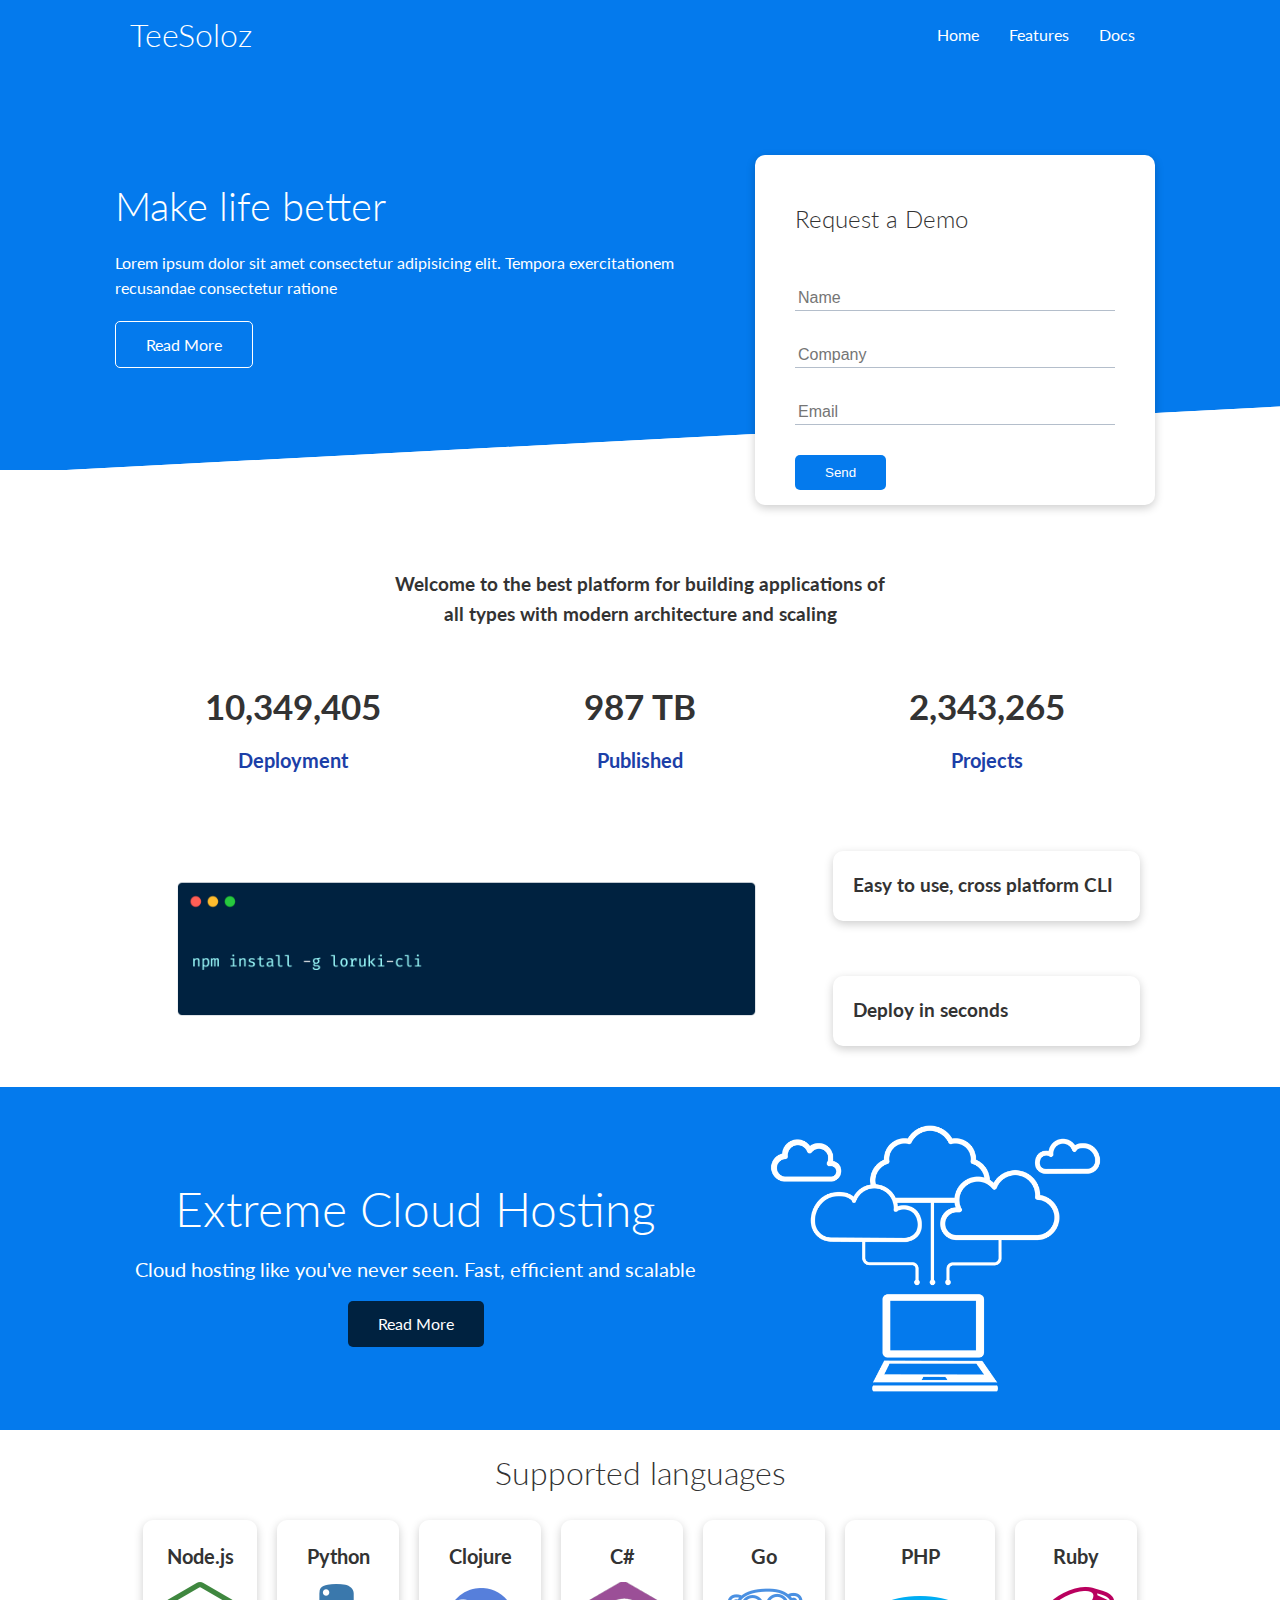
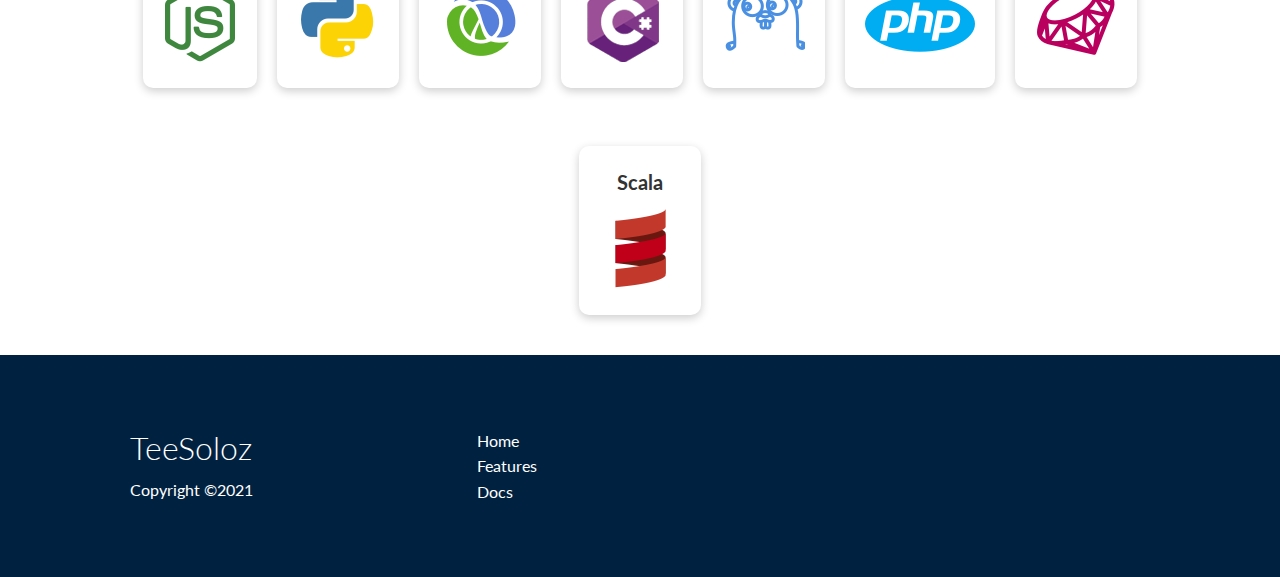
<file: index.html>
<!DOCTYPE html>
<html lang="en">

<head>
    <meta charset="UTF-8">
    <meta http-equiv="X-UA-Compatible" content="IE=edge">
    <link rel="stylesheet" href="https://cdnjs.cloudflare.com/ajax/libs/font-awesome/5.15.3/css/all.min.css"
        integrity="sha512-iBBXm8fW90+nuLcSKlbmrPcLa0OT92xO1BIsZ+ywDWZCvqsWgccV3gFoRBv0z+8dLJgyAHIhR35VZc2oM/gI1w=="
        crossorigin="anonymous" />
    <meta name="viewport" content="width=device-width, initial-scale=1.0">
    <title>My first Responsive website</title>
    <link rel="stylesheet" href="utilities.css">
    <link rel="stylesheet" href="index.css">
</head>

<body>
    <!-- Navbar -->
    <div class="navbar">
        <div class="container flex">
            <h1 class="logo">TeeSoloz</h1>
            <nav>
                <ul>
                    <li><a href="index.html">Home</a></li>
                    <li><a href="features.html">Features</a></li>
                    <li><a href="docs.html">Docs</a></li>
                </ul>
            </nav>
        </div>
    </div>
    <!-- Showcase -->
    <section class="showcase">
        <div class="container grid">
            <div class="showcase-text">
                <h1>Make life better</h1>
                <p>Lorem ipsum dolor sit amet consectetur adipisicing elit. Tempora exercitationem recusandae
                    consectetur ratione</p>
                <a href="features.html" class="btn btn-outline">Read More</a>

            </div>
            <div class="showcase-form card">
                <h2>Request a Demo</h2>
                <form name="contact" method="POST" netlify-honeypot="bot-field" data-netlify="true">
                    <input type="hidden" name="form-name" value="contact">
                    <p class="hidden">
                        <label>Don’t fill this out if you’re human: <input name="bot-field" /></label>
                      </p>
                    <div class="form-control">
                        <input type="text" name="name" placeholder="Name" required>
                    </div>
                    <div class="form-control">
                        <input type="text" name="company" placeholder="Company" required>
                    </div>
                    <div class="form-control">
                        <input type="email" name="email" placeholder="Email" required>
                    </div>
                    <input type="submit" value="Send" class="btn btn-primary">
                </form>
            </div>
        </div>
    </section>
    <!-- Stats -->
    <section class="stats">
        <div class="container">
            <h3 class="stats-heading text-center my-1">
                Welcome to the best platform for building applications of all types with modern architecture and scaling
            </h3>
            <div class="grid grid-3 text-center my-4">
                <div>
                    <i class="fas fa-server fa-3x"></i>
                    <h3>10,349,405</h3>
                    <p class="text-secondary">Deployment</p>
                </div>
                <div>
                    <i class="fas fa-upload fa-3x"></i>
                    <h3>987 TB</h3>
                    <p class="text-secondary">Published</p>
                </div>
                <div>
                    <i class="fas fa-project-diagram fa-3x"></i>
                    <h3>2,343,265</h3>
                    <p class="text-secondary">Projects</p>
                </div>
            </div>
        </div>
    </section>

    <!-- Cli -->
    <section class="cli">
        <div class="container grid">
            <img src="images\cli.png" alt="">
            <div class="card">
                <h3>Easy to use, cross platform CLI</h3>
            </div>
            <div class="card">
                <h3>Deploy in seconds</h3>
            </div>
        </div>
    </section>

    <!-- Cloud -->
    <section class="cloud bg-primary my-2 py-2">
        <div class="container grid">
            <div class="text-center">
                <h2 class="lg">Extreme Cloud Hosting</h2>
                <p class="lead my-1">Cloud hosting like you've never seen.
                    Fast, efficient and scalable
                </p>
                <a href="features.html" class="btn btn-dark">Read More</a>
            </div>

            <img src="images\cloud.png" alt="">
        </div>
    </section>

    <!-- Languages -->
    <section class="languages">
        <h2 class="md text-center my2">
            Supported languages
        </h2>
        <div class="container flex">
            <div class="card">
                <h4>Node.js</h4>
                <img src="images/logos/node.png" alt="">
            </div>
            <div class="card">
                <h4>Python</h4>
                <img src="images/logos/python.png" alt="">
            </div>
            <div class="card">
                <h4>Clojure</h4>
                <img src="images/logos/clojure.png" alt="">
            </div>
            <div class="card">
                <h4>C#</h4>
                <img src="images/logos/csharp.png" alt="">
            </div>
            <div class="card">
                <h4>Go</h4>
                <img src="images/logos/go.png" alt="">
            </div>
            <div class="card">
                <h4>PHP</h4>
                <img src="images/logos/php.png" alt="">
            </div>
            <div class="card">
                <h4>Ruby</h4>
                <img src="images/logos/ruby.png" alt="">
            </div>
            <div class="card">
                <h4>Scala</h4>
                <img src="images/logos/scala.png" alt="">
            </div>
        </div>
    </section>

    <!-- Footer -->
    <footer class="footer bg-dark py-5">
        <div class="container grid grid-3">
            <div>
                <h1>TeeSoloz</h1>
                <p>Copyright &copy;2021</p>
            </div>
            <nav>
                <ul>
                    <li><a href="index.html">Home</a></li>
                    <li><a href="features.html">Features</a></li>
                    <li><a href="docs.html">Docs</a></li>
                </ul>
            </nav>
            <div class="social">
                <a href="#"><i class="fab fa-github fa-2x"></i></a>
                <a href="#"><i class="fab fa-facebook fa-2x"></i></a>
                <a href="#"><i class="fab fa-instagram fa-2x"></i></a>
                <a href="#"><i class="fab fa-twitter fa-2x"></i></a>
            </div>
        </div>
    </footer>
</body>

</html>
</file>
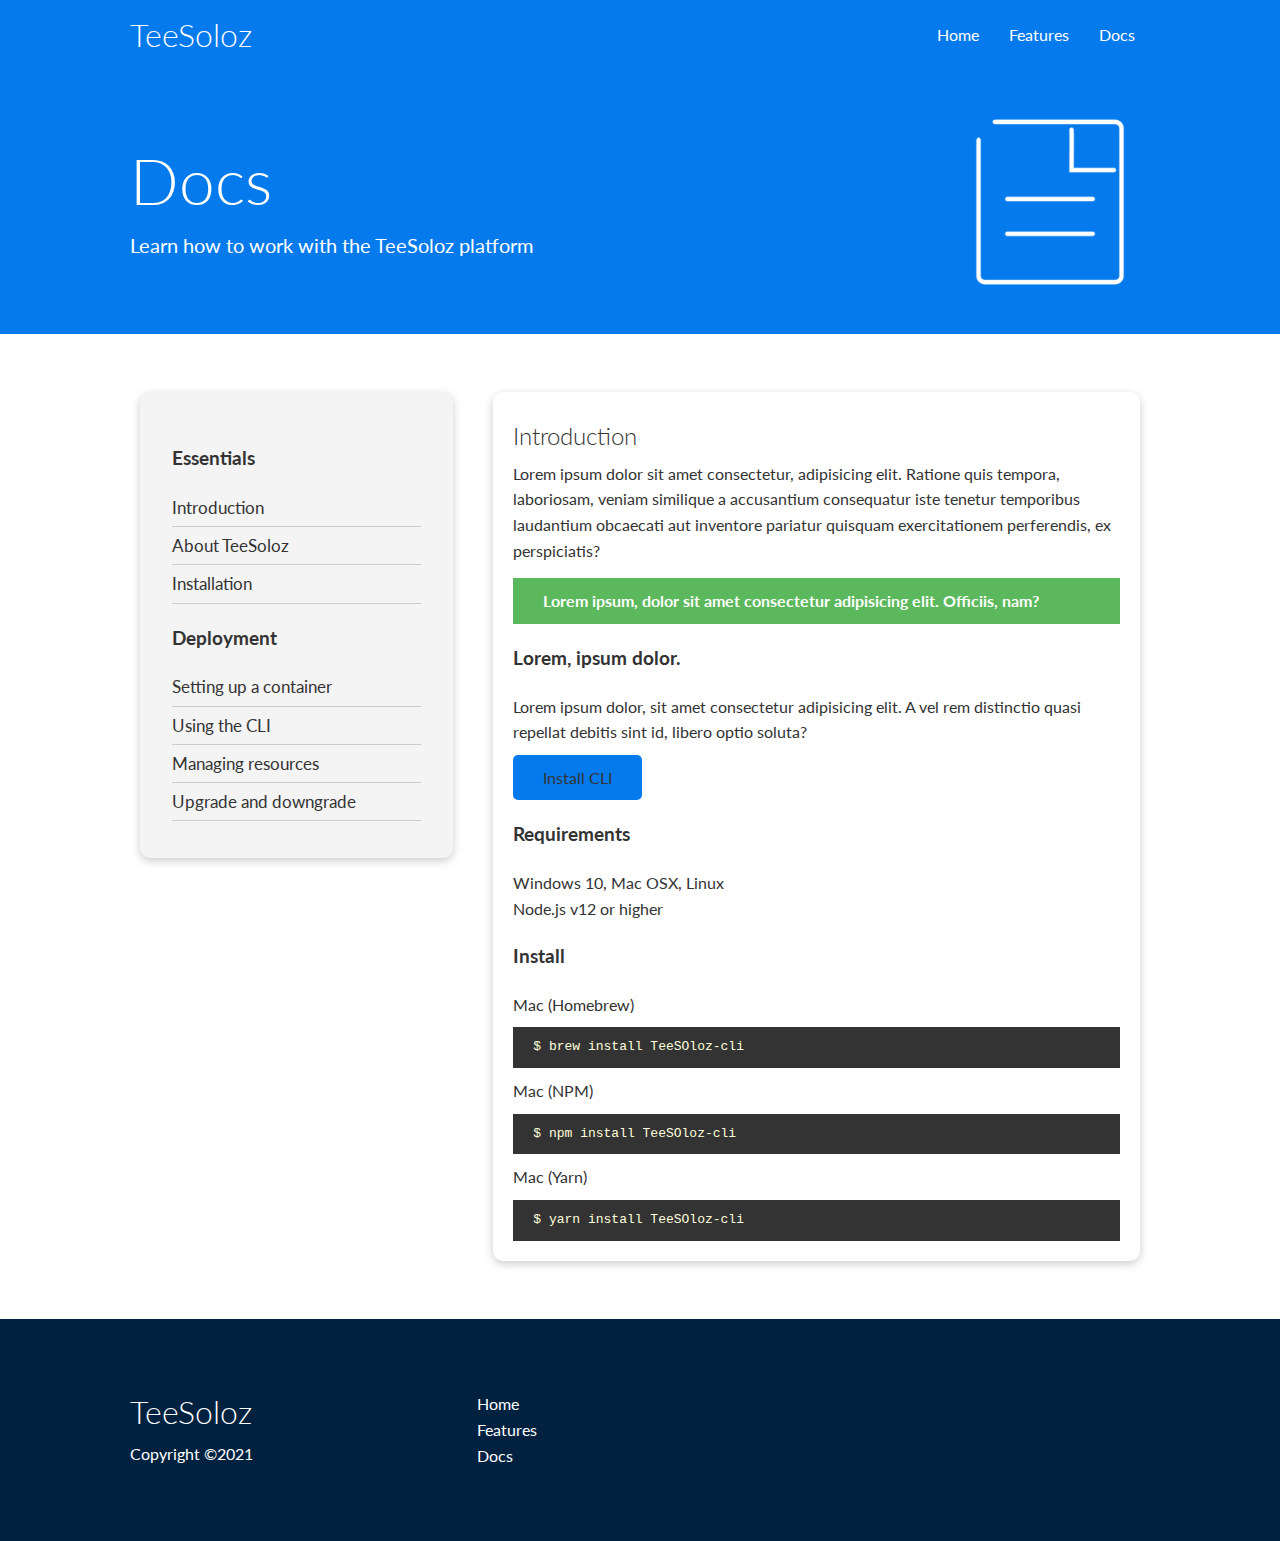
<file: docs.html>
<!DOCTYPE html>
<html lang="en">

<head>
    <meta charset="UTF-8">
    <meta http-equiv="X-UA-Compatible" content="IE=edge">
    <link rel="stylesheet" href="https://cdnjs.cloudflare.com/ajax/libs/font-awesome/5.15.3/css/all.min.css"
        integrity="sha512-iBBXm8fW90+nuLcSKlbmrPcLa0OT92xO1BIsZ+ywDWZCvqsWgccV3gFoRBv0z+8dLJgyAHIhR35VZc2oM/gI1w=="
        crossorigin="anonymous" />
    <meta name="viewport" content="width=device-width, initial-scale=1.0">
    <title>My first Responsive website</title>
    
    <link rel="stylesheet" href="utilities.css">
    <link rel="stylesheet" href="index.css">
    
</head>

<body>
    <!-- Navbar -->
    <div class="navbar">
        <div class="container flex">
            <h1 class="logo">TeeSoloz</h1>
            <nav>
                <ul>
                    <li><a href="index.html">Home</a></li>
                    <li><a href="features.html">Features</a></li>
                    <li><a href="docs.html">Docs</a></li>
                </ul>
            </nav>
        </div>
    </div>
    <!-- Head -->
    <section class="docs-head bg-primary py-3">
        <div class="container grid">
            <div>
                <h1 class="xl">Docs</h1>
                <p class="lead">Learn how to work with
                    the TeeSoloz platform</p>
            </div>
            <img src="images/docs.png" alt="">
        </div>
    </section>

    <!-- Docs main -->
    <section class="docs-main my-4">
        <div class="container grid">
            <div class="card bg-light p-3">
                <h3 class="my-2">Essentials</h3>
                <nav>
                    <ul>
                        <li><a class="text-primary" href="#">Introduction</a></li>
                        <li><a href="#">About TeeSoloz</a></li>
                        <li><a href="#">Installation</a></li>
                    </ul>
                </nav>
                <h3 class="my-2">Deployment</h3>
                <nav>
                    <ul>
                        <li><a href="#">Setting up a container</a></li>
                        <li><a href="#">Using the CLI</a></li>
                        <li><a href="#">Managing resources</a></li>
                        <li><a href="#">Upgrade and downgrade</a></li>
                    </ul>
                </nav>
            </div>

            <div class="card">
                <h2>Introduction</h2>

                <p>Lorem ipsum dolor sit amet consectetur, adipisicing elit. Ratione quis tempora, laboriosam, veniam
                    similique a accusantium consequatur iste tenetur temporibus laudantium obcaecati aut inventore
                    pariatur quisquam exercitationem perferendis, ex perspiciatis?
                </p>

                <div class="alert alert-success">
                    <i class="fas fa-info"></i>Lorem ipsum, dolor sit
                    amet consectetur adipisicing elit. Officiis, nam?
                </div>

                <h3>Lorem, ipsum dolor.</h3>

                <p>Lorem ipsum dolor, sit amet consectetur adipisicing elit. A vel rem distinctio
                    quasi repellat debitis sint id, libero optio soluta?
                </p>

                <a href="#" class="btn btn-primary">Install CLI
                </a>

                <h3>Requirements</h3>
                <ul>
                    <li>Windows 10, Mac OSX, Linux</li>
                    <li>Node.js v12 or higher</li>
                </ul>

                <h3>Install</h3>

                <p>Mac (Homebrew)</p>
                <pre><code>$ brew install TeeSOloz-cli</code></pre>
                <p>Mac (NPM)</p>
                <pre><code>$ npm install TeeSOloz-cli</code></pre>
                <p>Mac (Yarn)</p>
                <pre><code>$ yarn install TeeSOloz-cli</code></pre>

            </div>
        </div>
    </section>

    <!-- Footer -->
    <footer class="footer bg-dark py-5">
        <div class="container grid grid-3">
            <div>
                <h1>TeeSoloz</h1>
                <p>Copyright &copy;2021</p>
            </div>
            <nav>
                <ul>
                    <li><a href="index.html">Home</a></li>
                    <li><a href="features.html">Features</a></li>
                    <li><a href="docs.html">Docs</a></li>
                </ul>
            </nav>
            <div class="social">
                <a href="#"><i class="fab fa-github fa-2x"></i></a>
                <a href="#"><i class="fab fa-facebook fa-2x"></i></a>
                <a href="#"><i class="fab fa-instagram fa-2x"></i></a>
                <a href="#"><i class="fab fa-twitter fa-2x"></i></a>
            </div>
        </div>
    </footer>
</body>

</html>
</file>
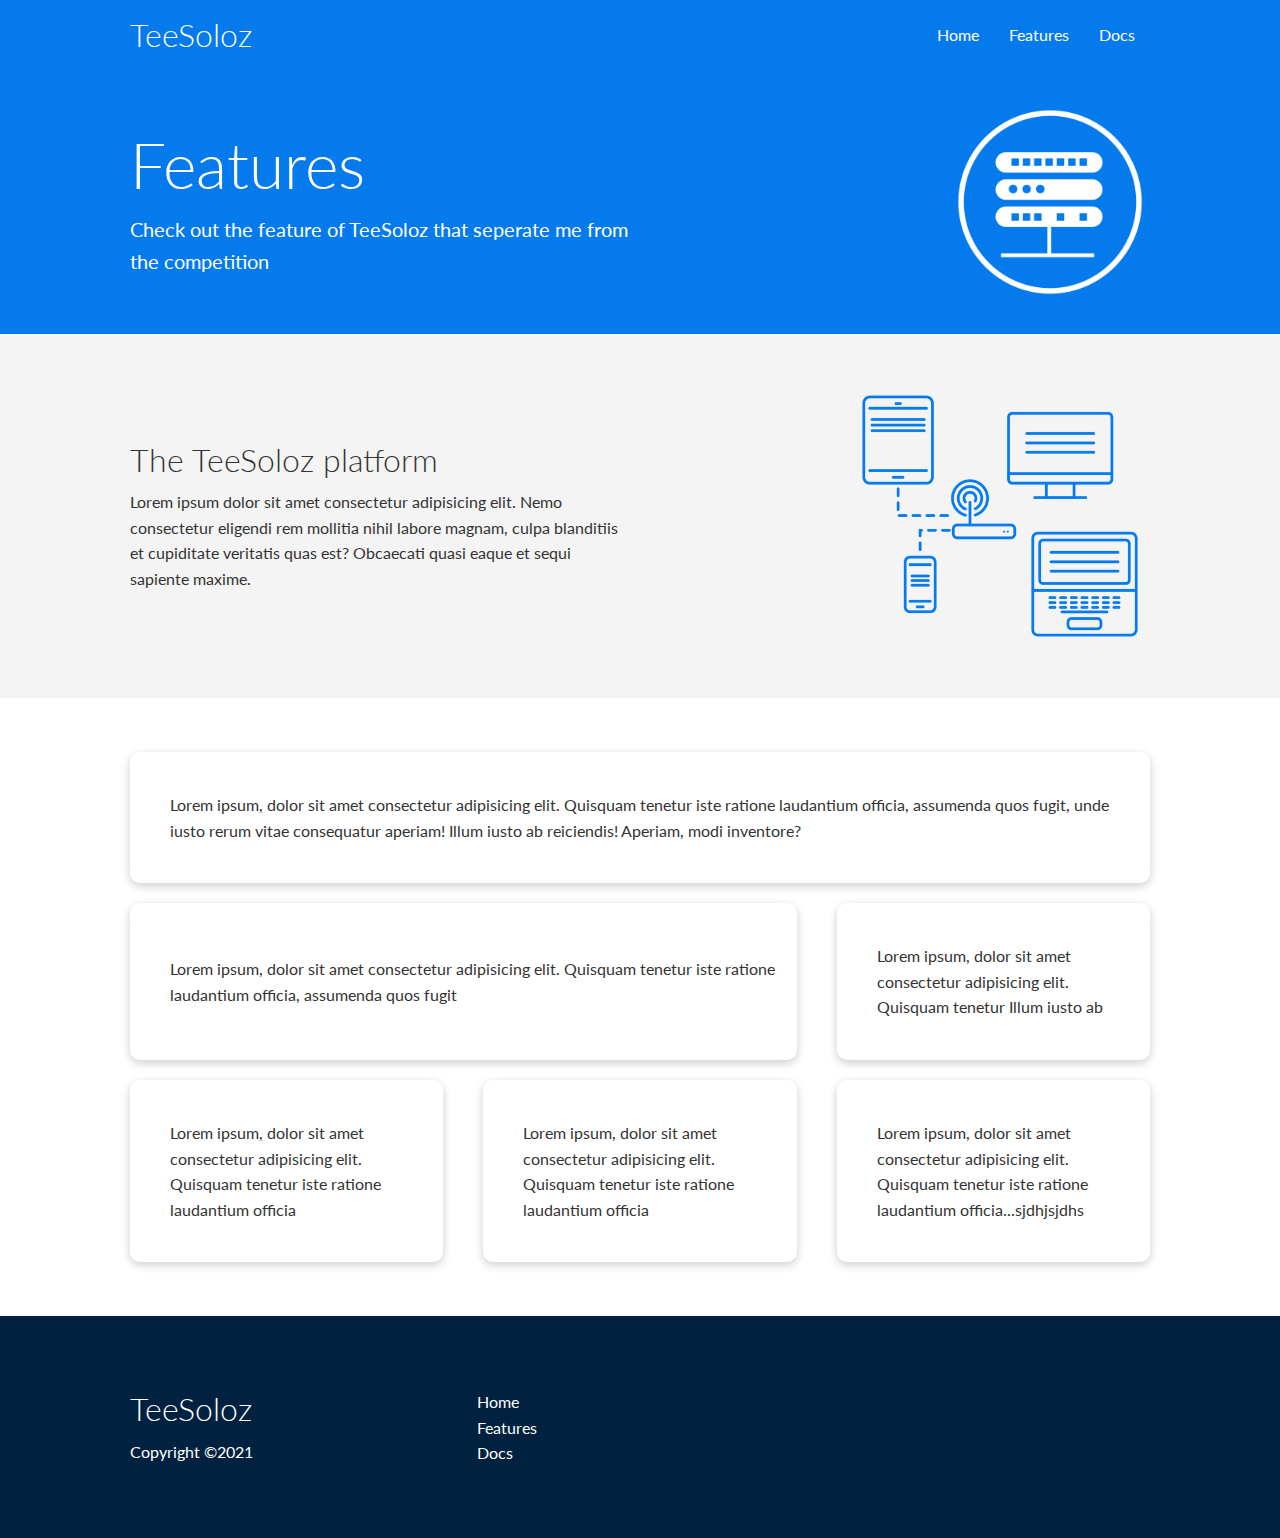
<file: features.html>
<!DOCTYPE html>
<html lang="en">

<head>
    <meta charset="UTF-8">
    <meta http-equiv="X-UA-Compatible" content="IE=edge">
    <link rel="stylesheet" href="https://cdnjs.cloudflare.com/ajax/libs/font-awesome/5.15.3/css/all.min.css"
        integrity="sha512-iBBXm8fW90+nuLcSKlbmrPcLa0OT92xO1BIsZ+ywDWZCvqsWgccV3gFoRBv0z+8dLJgyAHIhR35VZc2oM/gI1w=="
        crossorigin="anonymous" />
    <meta name="viewport" content="width=device-width, initial-scale=1.0">
    <title>My first Responsive website</title>
    <link rel="stylesheet" href="utilities.css">
    <link rel="stylesheet" href="index.css">
</head>

<body>
    <!-- Navbar -->
    <div class="navbar">
        <div class="container flex">
            <h1 class="logo">TeeSoloz</h1>
            <nav>
                <ul>
                    <li><a href="index.html">Home</a></li>
                    <li><a href="features.html">Features</a></li>
                    <li><a href="docs.html">Docs</a></li>
                </ul>
            </nav>
        </div>
    </div>
    <!-- Head -->
    <section class="features-head bg-primary py-3">
        <div class="container grid">
            <div>
                <h1 class="xl">Features</h1>
                <p class="lead">Check out the feature of TeeSoloz that
                    seperate me from the competition</p>
            </div>
            <img src="images/server.png" alt="">
        </div>
    </section>

    <!-- Sub head -->
    <section class="features-sub-head bg-light py-3">
        <div class="container grid">
            <div>
                <h1 class="md">The TeeSoloz platform</h1>
                <p>Lorem ipsum dolor sit amet consectetur adipisicing elit. Nemo consectetur eligendi rem
                    mollitia nihil labore magnam, culpa blanditiis et cupiditate veritatis quas est? Obcaecati quasi
                    eaque et sequi sapiente maxime.</p>
            </div>
            <img src="images/server2.png" alt="">
        </div>
    </section>
    <!--Features Main  -->
    <section class="features-main my-2">
        <div class="container grid grid-3">
            <div class="card flex">
                <i class="fas fa-server fa-3x"></i>
                <p>Lorem ipsum, dolor sit amet consectetur adipisicing elit. Quisquam tenetur iste ratione laudantium
                    officia, assumenda quos fugit, unde iusto rerum vitae consequatur aperiam! Illum iusto ab
                    reiciendis! Aperiam, modi inventore?</p>
            </div>

            <div class="card flex second">
                <i class="fas fa-database fa-3x"></i>
                <p>Lorem ipsum, dolor sit amet consectetur adipisicing elit. Quisquam tenetur iste ratione laudantium
                    officia, assumenda quos fugit</p>
            </div>

            <div class="card flex">
                <i class="fas fa-power-off fa-3x"></i>
                <p>Lorem ipsum, dolor sit amet consectetur adipisicing elit. Quisquam tenetur Illum iusto ab
                    </p>
            </div>

            <div class="card flex">
                <i class="fas fa-laptop-code fa-3x"></i>
                <p>Lorem ipsum, dolor sit amet consectetur adipisicing elit. Quisquam tenetur iste ratione laudantium
                    officia</p>
            </div>

            <div class="card flex">
                <i class="fas fa-upload fa-3x"></i>
                <p>Lorem ipsum, dolor sit amet consectetur adipisicing elit. Quisquam tenetur iste ratione laudantium
                    officia</p>
            </div>

            <div class="card flex">
                <i class="fas fa-gift fa-3x"></i>
                <p>Lorem ipsum, dolor sit amet consectetur adipisicing elit. Quisquam tenetur iste ratione laudantium
                    officia...sjdhjsjdhs</p>
            </div>

        </div>
    </section>
    <!-- Footer -->
    <footer class="footer bg-dark py-5">
        <div class="container grid grid-3">
            <div>
                <h1>TeeSoloz</h1>
                <p>Copyright &copy;2021</p>
            </div>
            <nav>
                <ul>
                    <li><a href="index.html">Home</a></li>
                    <li><a href="features.html">Features</a></li>
                    <li><a href="docs.html">Docs</a></li>
                </ul>
            </nav>
            <div class="social">
                <a href="#"><i class="fab fa-github fa-2x"></i></a>
                <a href="#"><i class="fab fa-facebook fa-2x"></i></a>
                <a href="#"><i class="fab fa-instagram fa-2x"></i></a>
                <a href="#"><i class="fab fa-twitter fa-2x"></i></a>
            </div>
        </div>
    </footer>
</body>

</html>
</file>
<file: utilities.css>
/* Utilities-- They are used all around the website */

.container {
    max-width: 1100px;
    margin: 0 auto;
    overflow: auto;
    padding: 0 40px;
}

.card {
    background-color: white;
    color: #333;
    border-radius: 10px;
    box-shadow: 0 3px 10px rgba(0, 0, 0, 0.2);
    padding: 20px;
    margin: 10px;
}

.btn {
    display: inline-block;
    padding: 10px 30px;
    cursor: pointer;
    background: var(--primary-color);
    color: white;
    border: none;
    border-radius: 5px;
}

.btn-outline {
    background-color: transparent;
    border: 1px white solid;
}

.btn:hover {
    transform: scale(0.98);
}

/* Backgrounds and Colored buttons */

.bg-primary, .btn-primary {
    background-color: var(--primary-color);
    color: white;
}

.bg-secondary, .btn-secondary {
    background-color: var(--secondary-color);
    color: white;
}

.bg-dark, .btn-dark {
    background-color: var(--dark-color);
    color: white;
}

.bg-light, .btn-light {
    background-color: var(--light-color);
    color: #333;
}

.bg-primary a, .btn-primary a, .bg-secondary a, .btn-secondary a, .bg-dark a, .btn-dark a, .bg-light a, .btn-light a {
    color: white;
}

/* Text colors */

.text-primary {
    color: var(--primary-color);
}

.text-secondary {
    color: var(--secondary-color);
}

.text-dark {
    color: var(--dark-color);
}

.text-light {
    color: var(--light-color);
}

/* Text Sizes */

.lead {
    font-size: 20px;
}

.sm {
    font-size: 1rem;
}

.md {
    font-size: 2rem;
}

.lg {
    font-size: 3rem;
}

.xl {
    font-size: 4rem;
}

.text-center {
    text-align: center;
}

/* Alert */

.alert {
    background-color: var(--light-color);
    padding: 10px 20px;
    font-weight: bold;
    margin: 15px 0;
}

.alert i {
    margin-right: 10px;
}

.alert-success {
    background-color: var(--success-color);
    color: #fff;
}

.alert-error {
    background-color: var(--error-color);
    color: #fff;
}

.flex {
    display: flex;
    justify-content: center;
    align-items: center;
    height: 100%;
}

.grid {
    display: grid;
    grid-template-columns: repeat(2, 1fr);
    gap: 20px;
    justify-content: center;
    align-items: center;
    height: 100%;
}

.grid-3 {
    grid-template-columns: repeat(3, 1fr);
}

/* Margins */

.my-1 {
    margin: 1rem 0;
}

.my-2 {
    margin: 1.5rem 0;
}

.my-3 {
    margin: 2rem 0;
}

.my-4 {
    margin: 3rem 0;
}

.my-5 {
    margin: 4rem 0;
}

.m-1 {
    margin: 1rem;
}

.m-2 {
    margin: 1.5rem;
}

.m-3 {
    margin: 2rem;
}

.m-4 {
    margin: 3rem;
}

.m-5 {
    margin: 4rem;
}

/* Padding */

.py-1 {
    padding: 1rem 0;
}

.py-2 {
    padding: 1.5rem 0;
}

.py-3 {
    padding: 2rem 0;
}

.py-4 {
    padding: 3rem 0;
}

.py-5 {
    padding: 4rem 0;
}

.p-1 {
    padding: 1rem;
}

.p-2 {
    padding: 1.5rem;
}

.p-3 {
    padding: 2rem;
}

.p-4 {
    padding: 3rem;
}

.p-5 {
    padding: 4rem;
}
</file>
<file: index.css>
@import url('https://fonts.googleapis.com/css2?family=Lato:wght@300&display=swap');
:root {
    --primary-color: #047aed;
    --secondary-color: #1c3fa8;
    --dark-color: #002240;
    --light-color: #f4f4f4;
    --success-color: #5cb85c;
    --error-color: #d9534f;
}

* {
    box-sizing: border-box;
    margin: 0;
    padding: 0;
}

body {
    font-family: 'Lato', sans-serif;
    color: #333;
    line-height: 1.6;
}

ul {
    list-style-type: none;
}

a {
    text-decoration: none;
    color: #333;
}

h1, h2 {
    font-weight: 300;
    line-height: 1.2;
    margin: 10px 0;
}

p {
    margin: 10px 0;
}

img {
    width: 100%;
}

code, pre {
    background: #333;
    color: #ffd;
    padding: 10px;
}

.hidden{
    visibility: hidden;
    height: 0;
}

/* Navbar */

.navbar {
    background-color: var(--primary-color);
    color: #fff;
    height: 70px;
}

.navbar ul {
    display: flex;
}

.navbar a {
    color: white;
    padding: 10px;
    margin: 0 5px;
}

.navbar a:hover {
    border-bottom: 2px white solid;
}

.navbar .flex {
    justify-content: space-between;
}

/* Showcase */

.showcase {
    height: 400px;
    background-color: var(--primary-color);
    color: white;
    position: relative;
}

.showcase h1 {
    font-size: 40px;
}

.showcase p {
    margin: 20px 0;
}

.showcase .grid {
    overflow: visible;
    grid-template-columns: 55% 45%;
    gap: 30px;
}

.showcase-text{
    animation: slideInFromLeft 1s ease-in;
}

.showcase-form {
    position: relative;
    top: 60px;
    height: 350px;
    width: 400px;
    padding: 40px;
    z-index: 100;
    justify-self: flex-end;
    animation: slideInFromRight 1s ease-in;
}

.showcase-form .form-control {
    margin: 30px 0;
}

.showcase-form input[type="text"], .showcase-form input[type="email"] {
    border: 0;
    border-bottom: 1px solid #b4becb;
    width: 100%;
    padding: 3px;
    font-size: 16px;
}

.showcase-form input:focus {
    outline: none;
}

.showcase::before, .showcase::after {
    content: "";
    position: absolute;
    height: 100px;
    bottom: -70px;
    left: 0;
    right: 0;
    background-color: #fff;
    transform: skewY(-3deg);
    -webkit-transform: skewY(-3deg);
    -moz-transform: skewY(-3deg);
    -ms-transform: skewY(-3deg);
}

/* Stats */

.stats {
    padding-top: 100px;
    animation: slideInFromBottom 1s ease-in;
}

.stats-heading {
    max-width: 500px;
    margin: auto;
}

.stats .grid h3 {
    font-size: 35px;
}

.stats .grid p {
    font-size: 20px;
    font-weight: bold;
}

/* Cli */

.cli .grid {
    grid-template-columns: repeat(3, 1fr);
    grid-template-rows: repeat(2, 1fr);
}

.cli .grid>*:first-child {
    grid-column: 1/span 2;
    grid-row: 1/span 2;
}

/* Cloud */

.cloud .grid {
    grid-template-columns: 4fr 3fr;
}

/* Languages */

.languages .flex {
    flex-wrap: wrap;
}

.languages .card {
    text-align: center;
    margin: 18px 10px 40px;
    transition: transform 0.2s ease-in;
}

.languages .card h4 {
    font-size: 20px;
    margin-bottom: 10px;
}

.languages .card:hover {
    transform: translateY(-15px);
}

/* Features */

.features-head img, .docs-head img {
    width: 200px;
    justify-self: flex-end;
}

.features-sub-head img {
    width: 300px;
    justify-self: flex-end;
}

.features-main .card>i {
    margin-right: 20px;
}

.features-main .grid {
    padding: 30px;
}

.features-main .grid>*:first-child {
    grid-column: 1/span 3;
}

.features-main .grid .second {
    grid-column: 1/span 2;
}

/* Docs */

.docs-main h3 {
    margin: 20px 0;
}

.docs-main .grid {
    grid-template-columns: 1fr 2fr;
    align-items: flex-start;
}

.docs-main a {
    color: #333;
}

.docs-main nav li {
    font-size: 17px;
    padding-bottom: 5px;
    margin-bottom: 5px;
    border-bottom: 1px #ccc solid;
}

.docs-main a:hover {
    font-weight: bold;
}

/* Footer */

.footer .social a {
    margin: 0 10px;
}

/* Animations */

@keyframes slideInFromLeft {
    0% {
        transform: translateX(-100%);
    }
    100% {
        transform: translateX(0);
    }
}

@keyframes slideInFromRight {
    0% {
        transform: translateX(100%);
    }
    100% {
        transform: translateX(0);
    }
}

@keyframes slideInFromTop{
    0%{
        transform: translateY(-100%);
    }
    100%{
        transform: translateY(0);
    }

}
@keyframes slideInFromBottom{
    0%{
        transform: translateY(100%);
    }
    100%{
        transform: translateY(0);
    }

}


/* Tablets and under */

@media(max-width:768px) {
    .grid, .showcase .grid, .stats .grid, .cli .grid, .cloud .grid, .features-main .grid, .docs-main .grid {
        grid-template-columns: 1fr;
        grid-template-rows: 1fr;
    }
    .showcase {
        height: auto;
    }
    .showcase-text {
        text-align: center;
        margin-top: 40px;
        animation: slideInFromTop 1s ease-in;
    }
    .showcase-form {
        justify-self: center;
        margin: auto;
        animation: slideInFromBottom 1s ease-in;
    }
    .cli .grid>*:first-child {
        grid-column: 1;
        grid-row: 1;
    }
    .features-head, .features-sub-head, .docs-head {
        text-align: center;
    }
    .features-head img, .features-sub-head img, .docs-head img {
        justify-self: center;
    }
    .features-main .grid>*:first-child, .features-main .grid>*:nth-child(2) {
        grid-column: 1;
    }
}

/* Mobile */

@media(max-width:500px) {
    .navbar {
        height: 110px;
    }
    .navbar .flex {
        flex-direction: column;
    }
    .navbar ul {
        padding: 10px;
        background-color: rgba(0, 0, 0, 0.1);
    }
}
</file>
